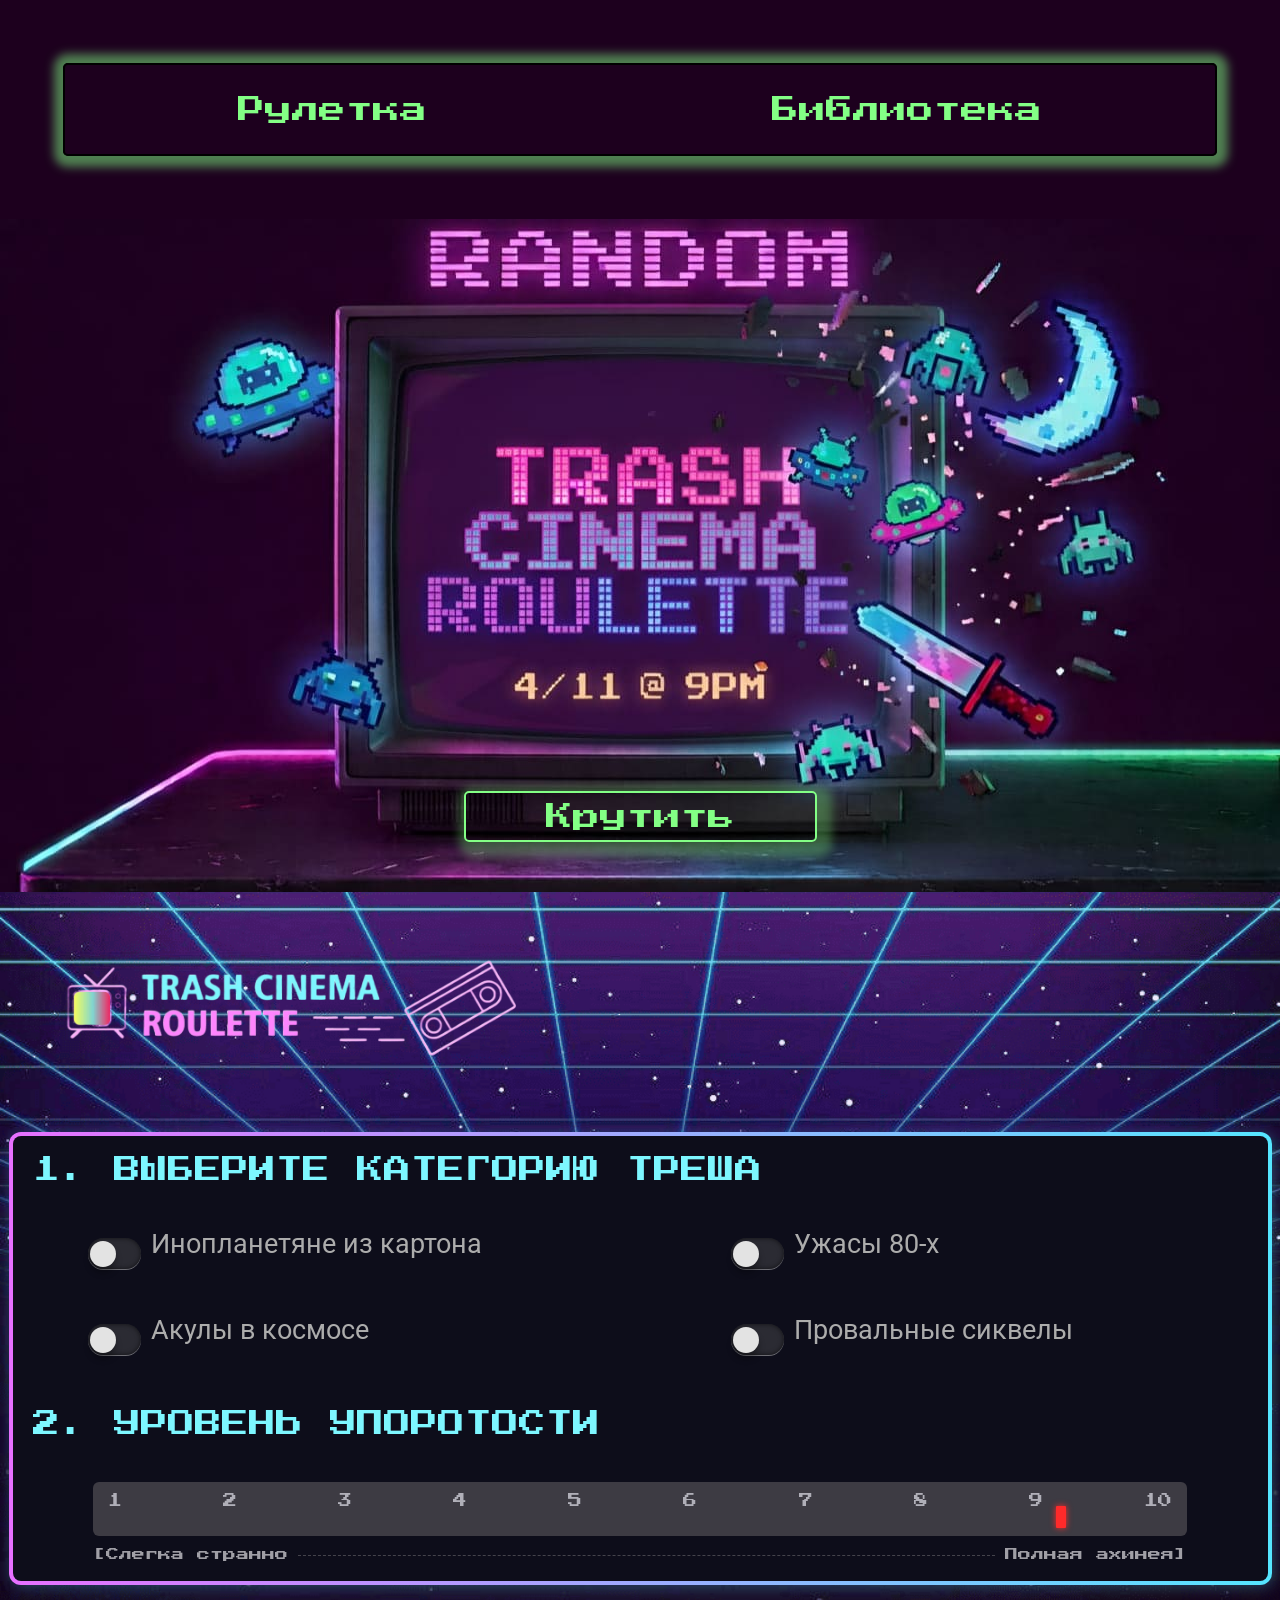
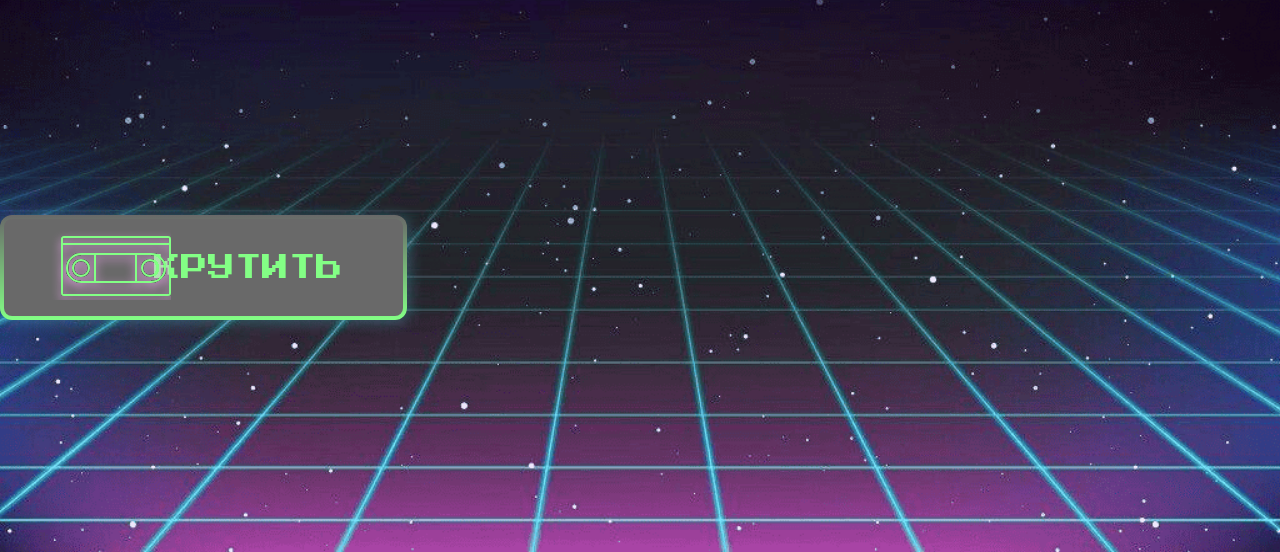
<file: index.html>
<html lang="en">
  <head>
    <link rel="preconnect" href="https://fonts.googleapis.com" />
    <link rel="preconnect" href="https://fonts.gstatic.com" crossorigin />
    <link
      href="https://fonts.googleapis.com/css2?family=Roboto:ital,wght@0,100..900;1,100..900&display=swap"
      rel="stylesheet"
    />
    <link rel="preconnect" href="https://fonts.googleapis.com" />
    <link rel="preconnect" href="https://fonts.gstatic.com" crossorigin />
    <link
      href="https://fonts.googleapis.com/css2?family=Bitcount+Ink:wght@100..900&family=Press+Start+2P&display=swap"
      rel="stylesheet"
    />
    <meta charset="UTF-8" />
    <meta name="viewport" content="width=device-width, initial-scale=1.0" />
    <title>TRASH FILMS ROULETTE</title>
    <link rel="stylesheet" href="TRASHCINEMAROULETTE.css" />
  </head>
  <body>
    <section class="navigation_container">
      <nav class="navigation">
        <button class="btn">
          <a href="index.html">Рулетка</a>
        </button>
        <button class="btn">
          <a href="library.html">Библиотека</a>
        </button>
      </nav>
    </section>
    <section class="header">
      <section class="Ludka">
        <button class="btn_Ludka">Крутить</button>
      </section>
         
    </section>

    <section class="background">
      <section class="logo">
        <img src="PngFiles/Logo.png" alt="" />
      </section>

      <section class="parentSection">
        <section class="category_of_trash">
          1. ВЫБЕРИТЕ КАТЕГОРИЮ ТРЕША
          <section class="category_of_trashBlock">
            <div class="text">
              <label class="switch">
                <input type="checkbox" />
                <span class="slider1"></span>
              </label>
              Инопланетяне из картона
            </div>
            <div class="text">
              <label class="switch">
                <input type="checkbox" />
                <span class="slider1"></span>
              </label>
              Ужасы 80-х
            </div>
            <div class="text">
              <label class="switch">
                <input type="checkbox" />
                <span class="slider1"></span>
              </label>
              Акулы в космосе
            </div>
            <div class="text">
              <label class="switch">
                <input type="checkbox" />
                <span class="slider1"></span>
              </label>
              Провальные сиквелы
            </div>
          </section>

          <section class="leveloftrash">2. УРОВЕНЬ УПОРОТОСТИ</section>
          <section class="slidecontainer">
            <div class="slider-box">
              <div class="slider-labels">
                <span>1</span><span>2</span><span>3</span><span>4</span
                ><span>5</span> <span>6</span><span>7</span><span>8</span
                ><span>9</span><span>10</span>
              </div>

              <input
                type="range"
                id="myRange"
                min="0"
                max="10"
                value="9"
                class="slider"
              />
            </div>

            <div class="slider-hints">
              <div>[Слегка странно</div>
              <div class="line-separator"></div>
              <div>Полная ахинея]</div>
            </div>
          </section>
        </section>
      </section>
      <div class="btn-position open-modal">
        <button type="button" class="btn-roulete btn">КРУТИТЬ</button>
      </div>
    </div>
  </section>
  <script src="./logics.JS"></script>
    </section>
  </body>
</html>
</file>
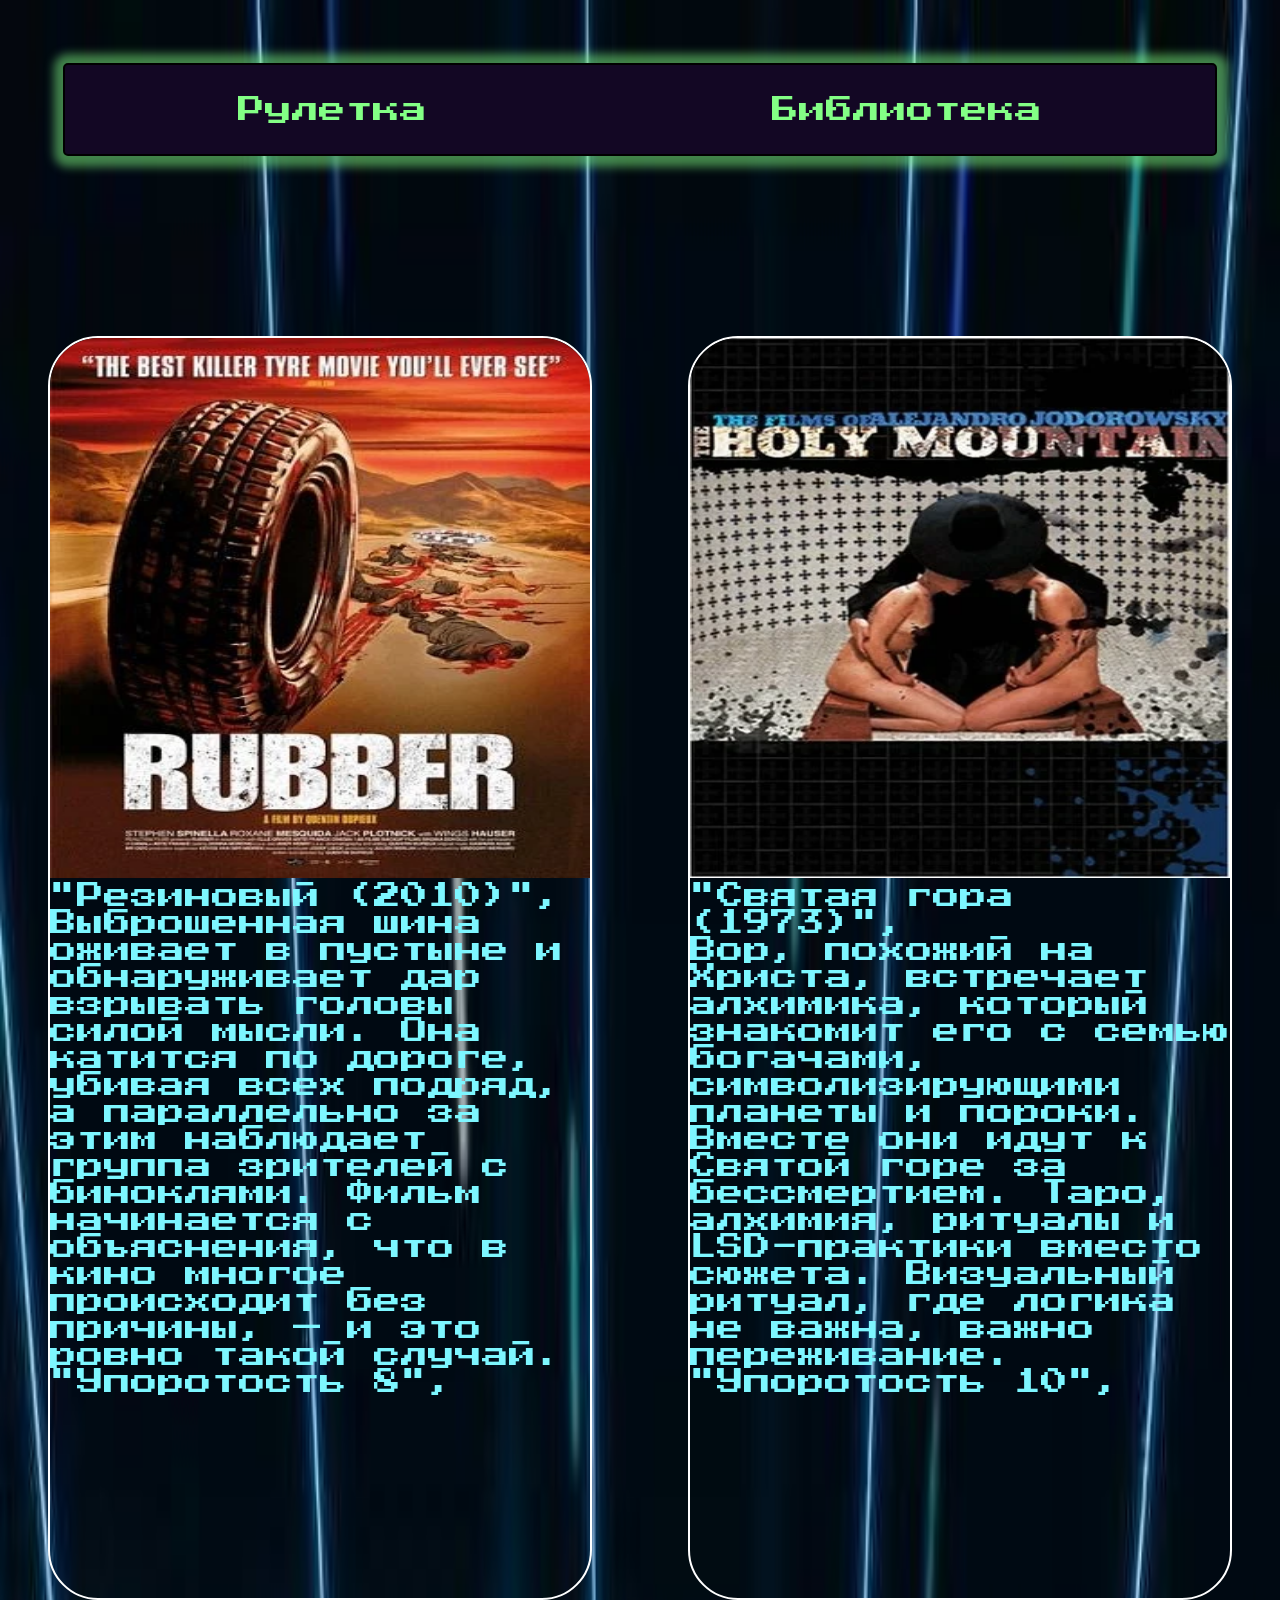
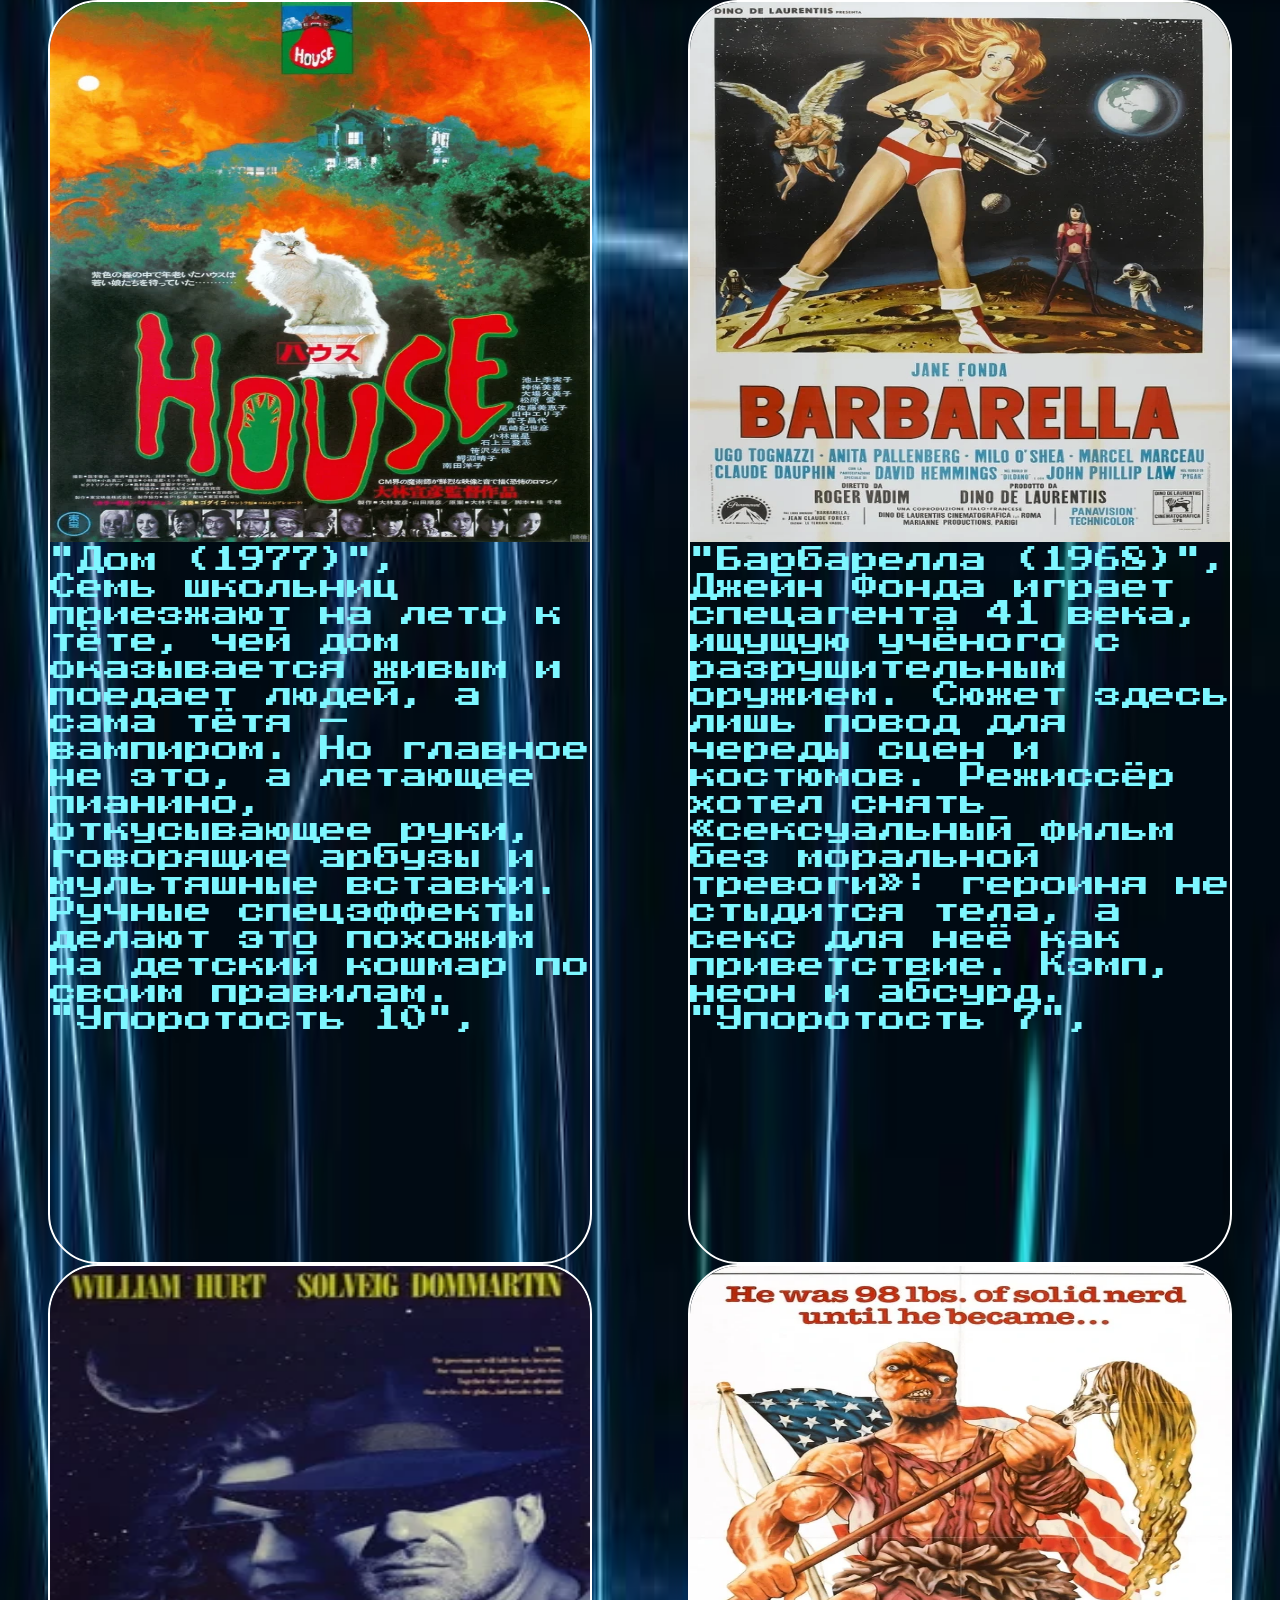
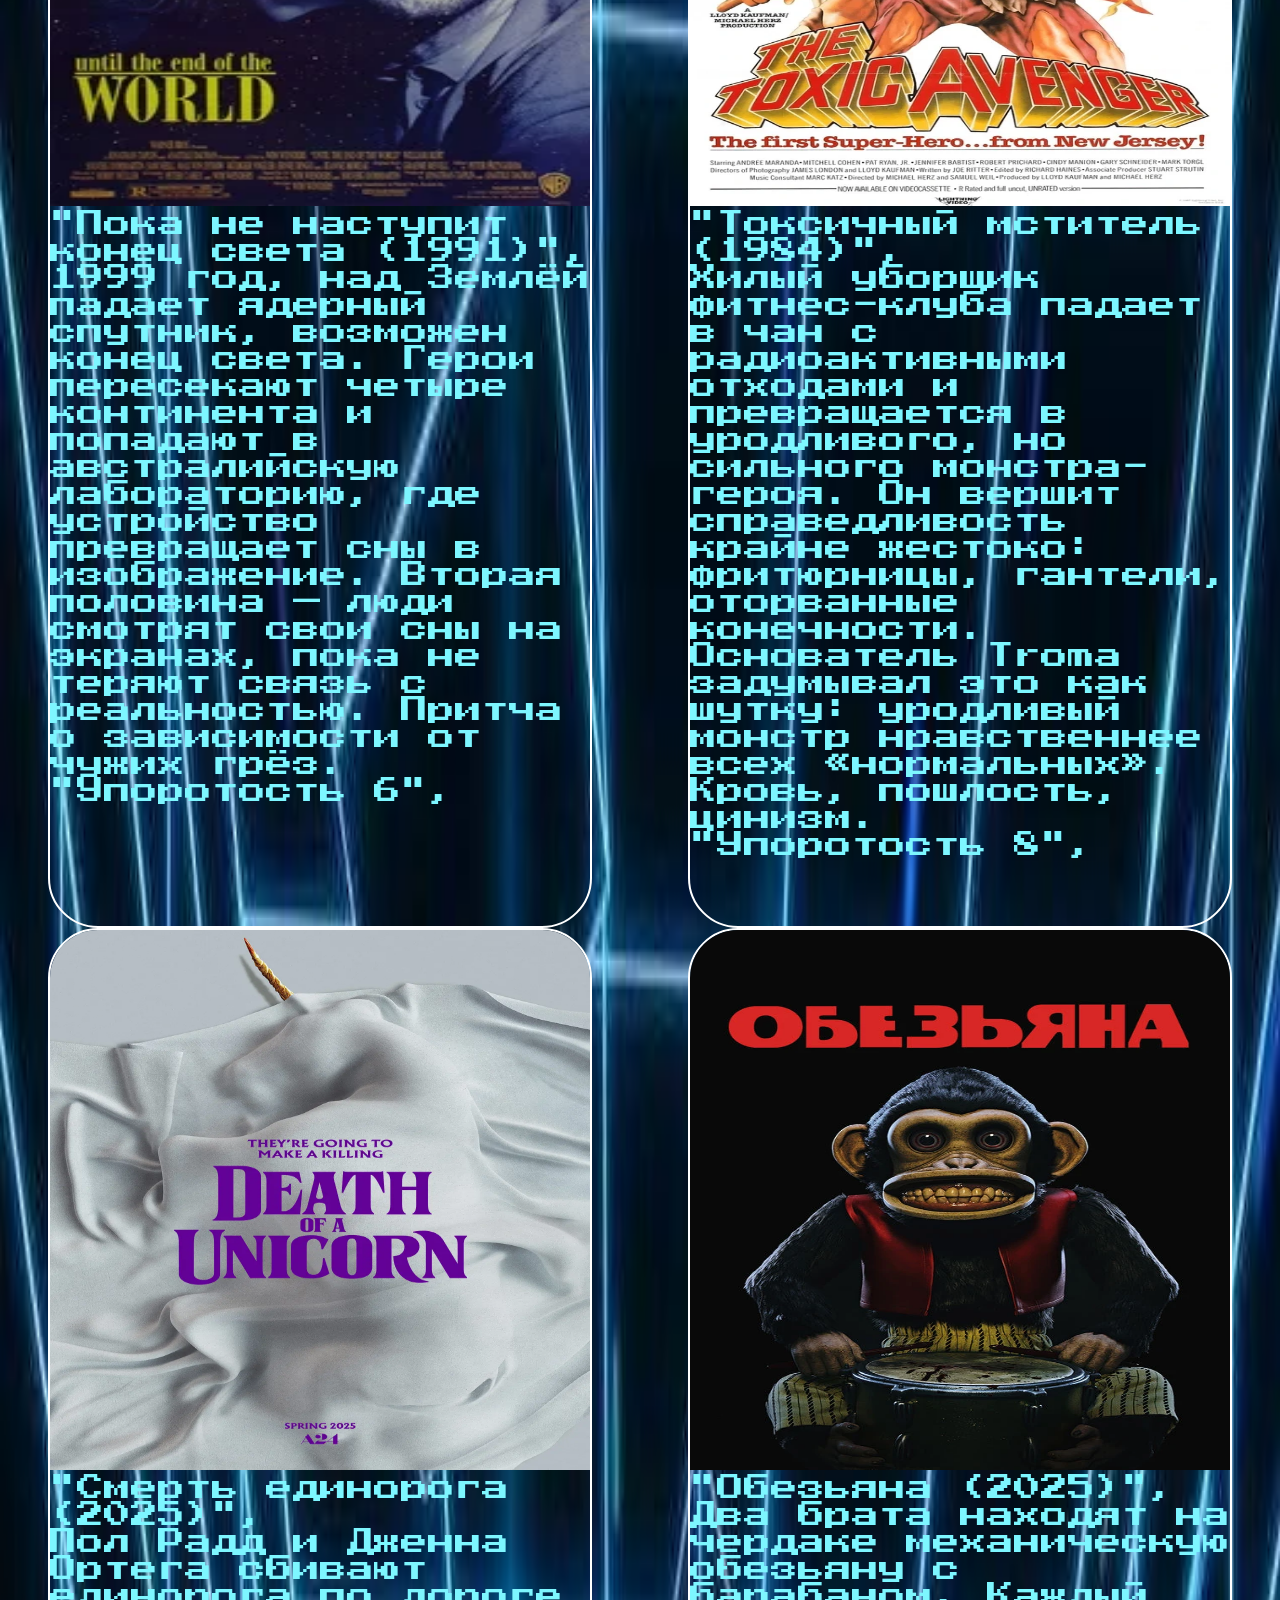
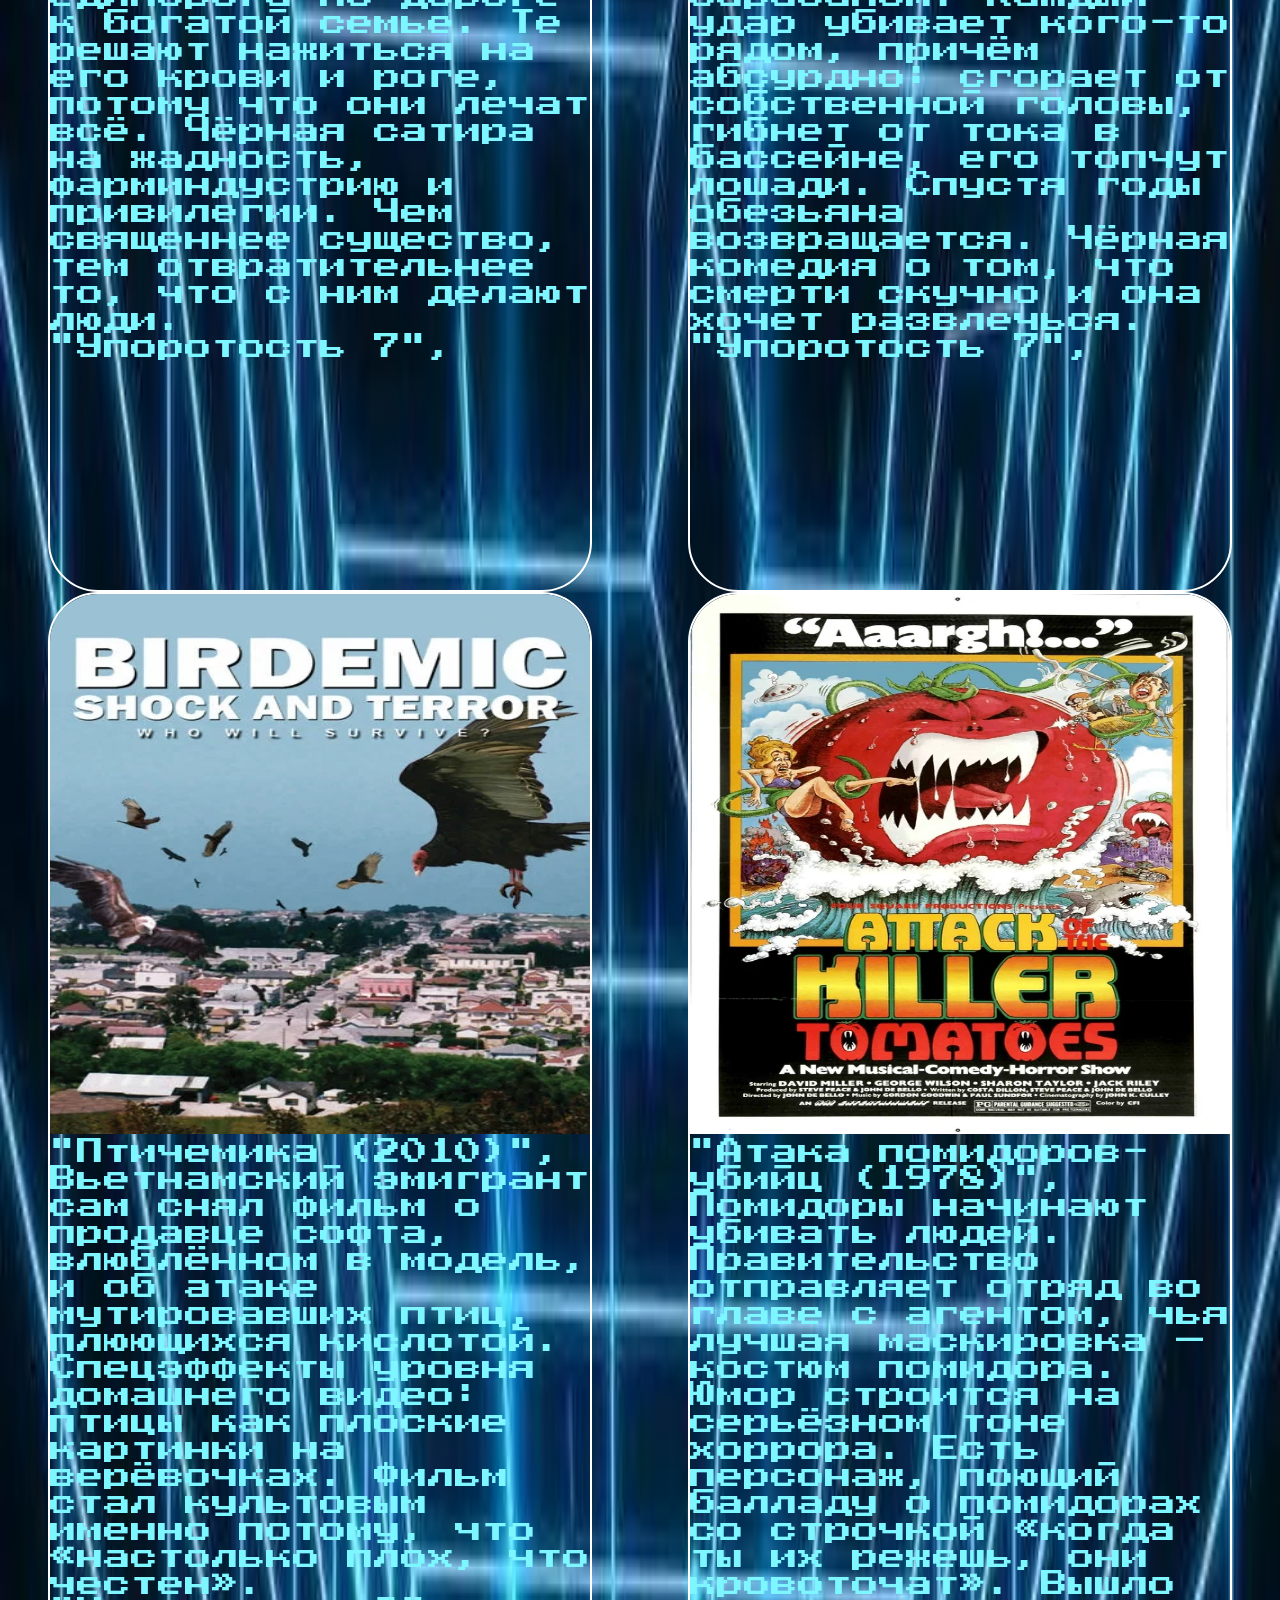
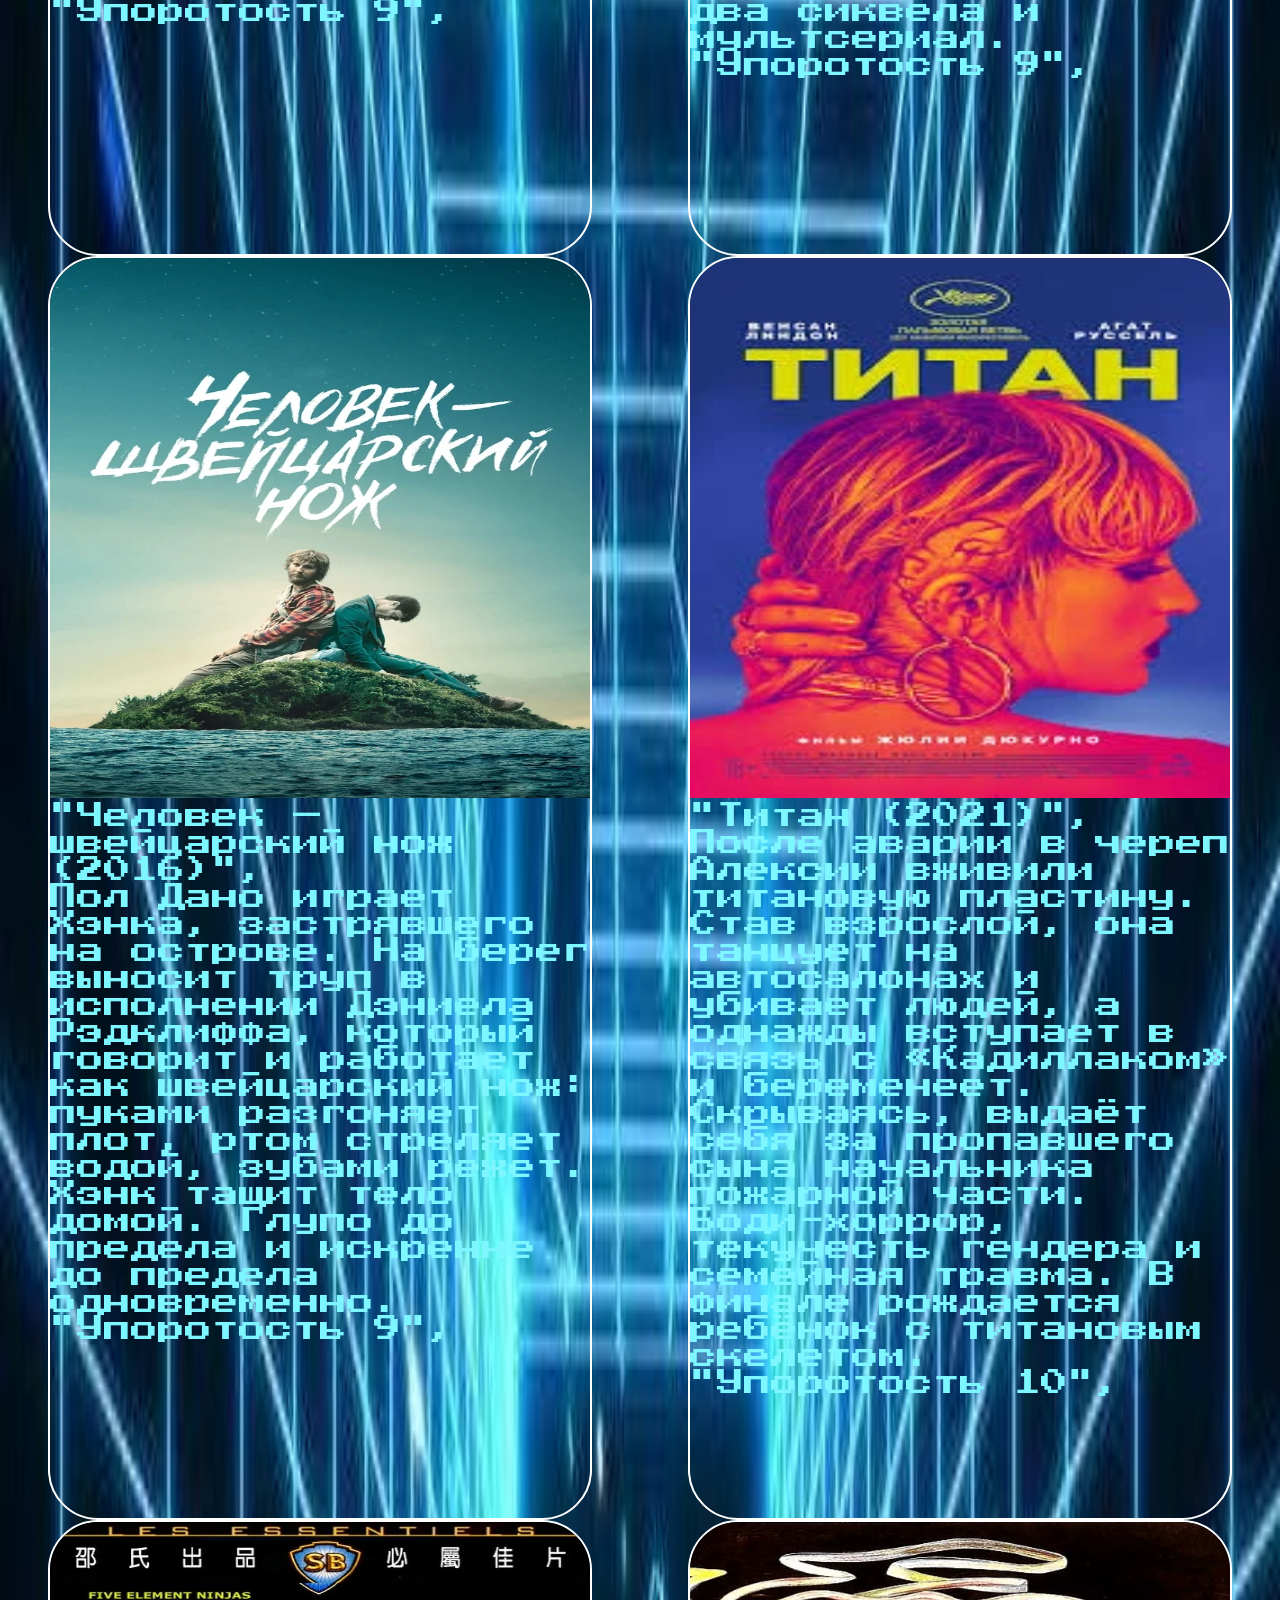
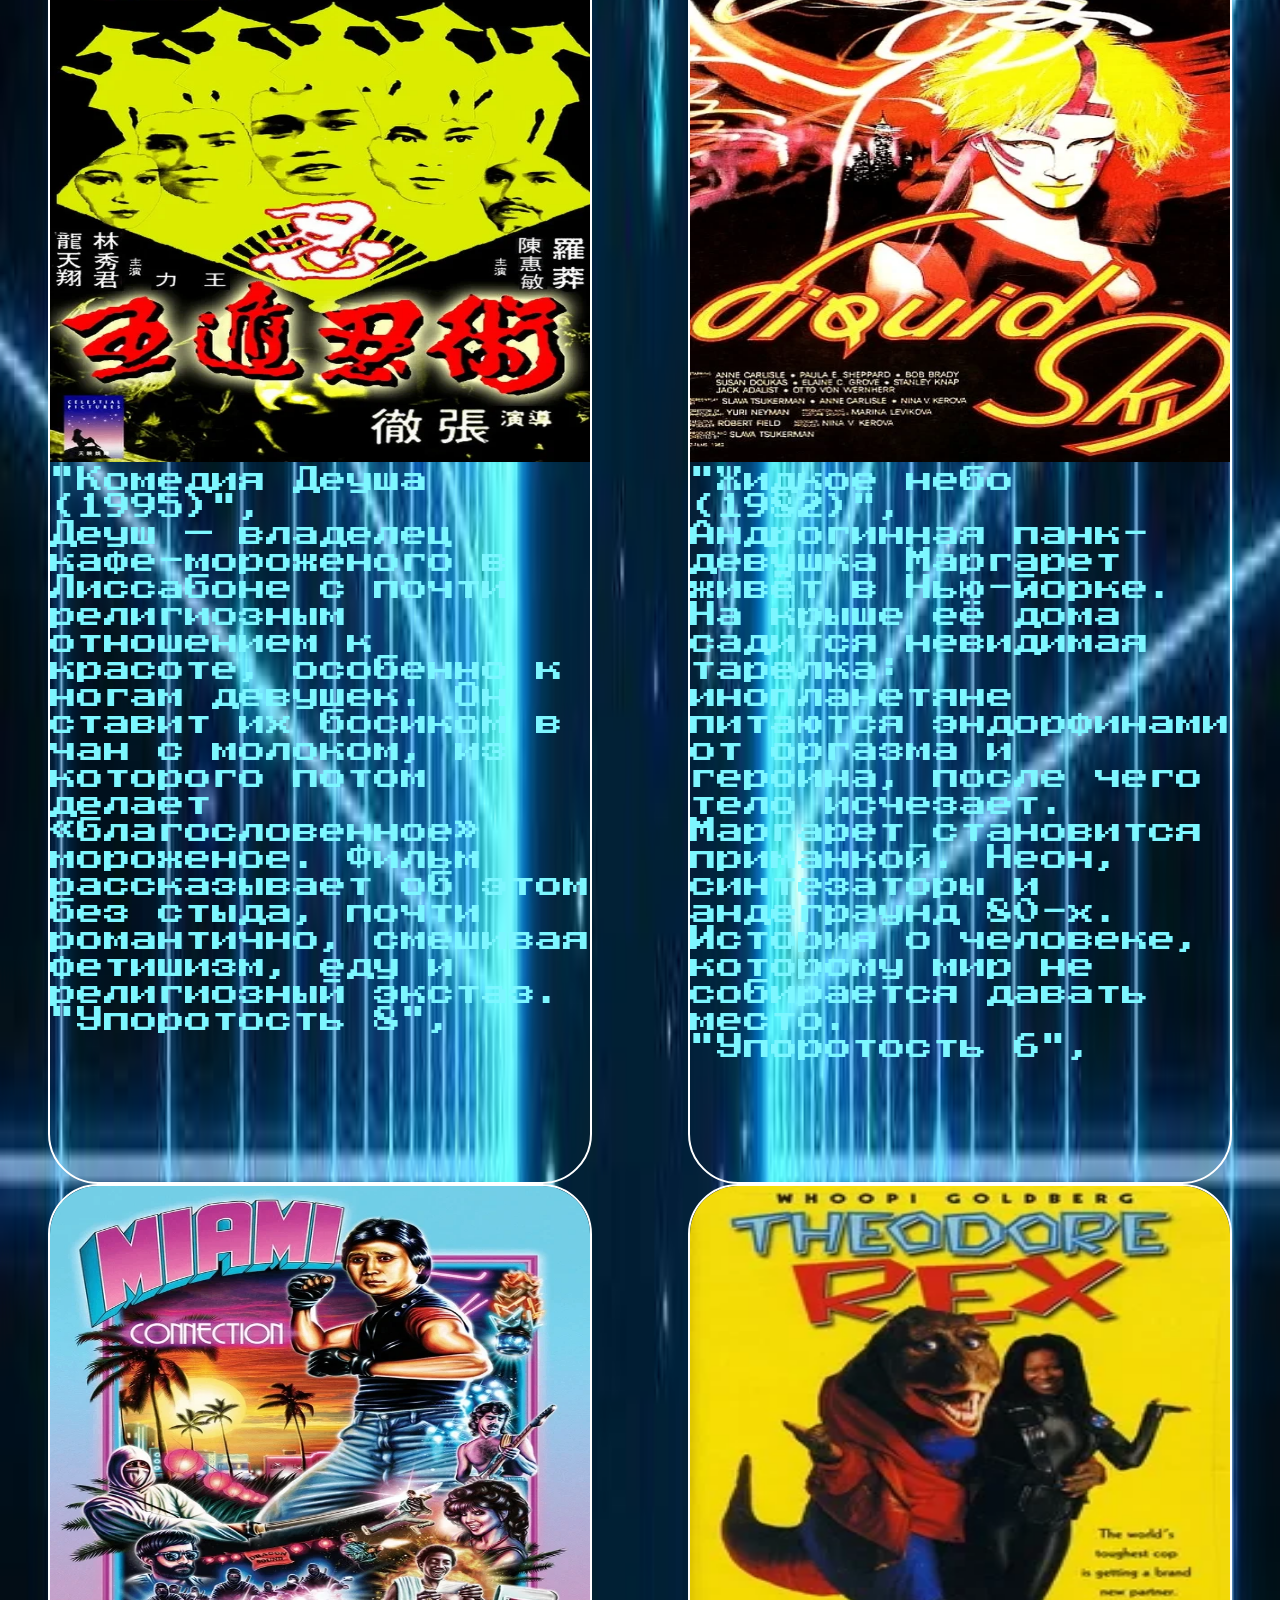
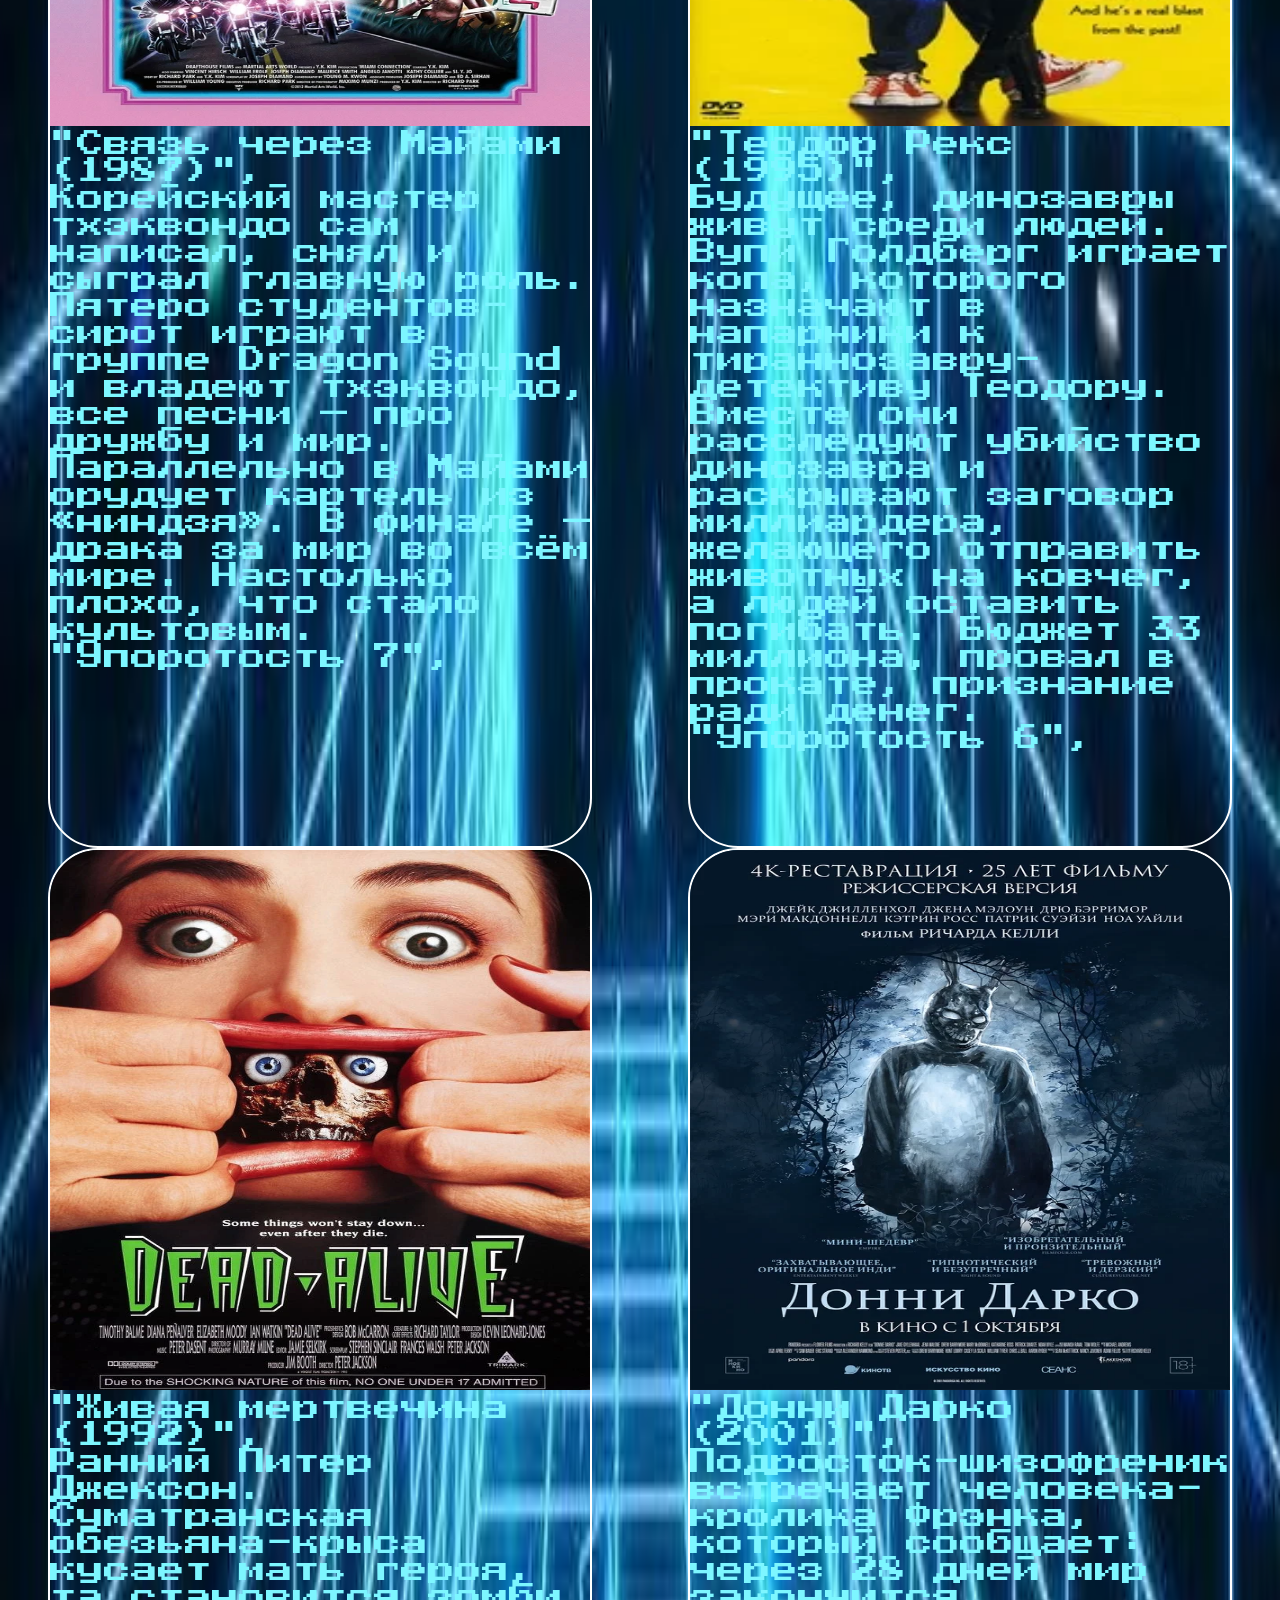
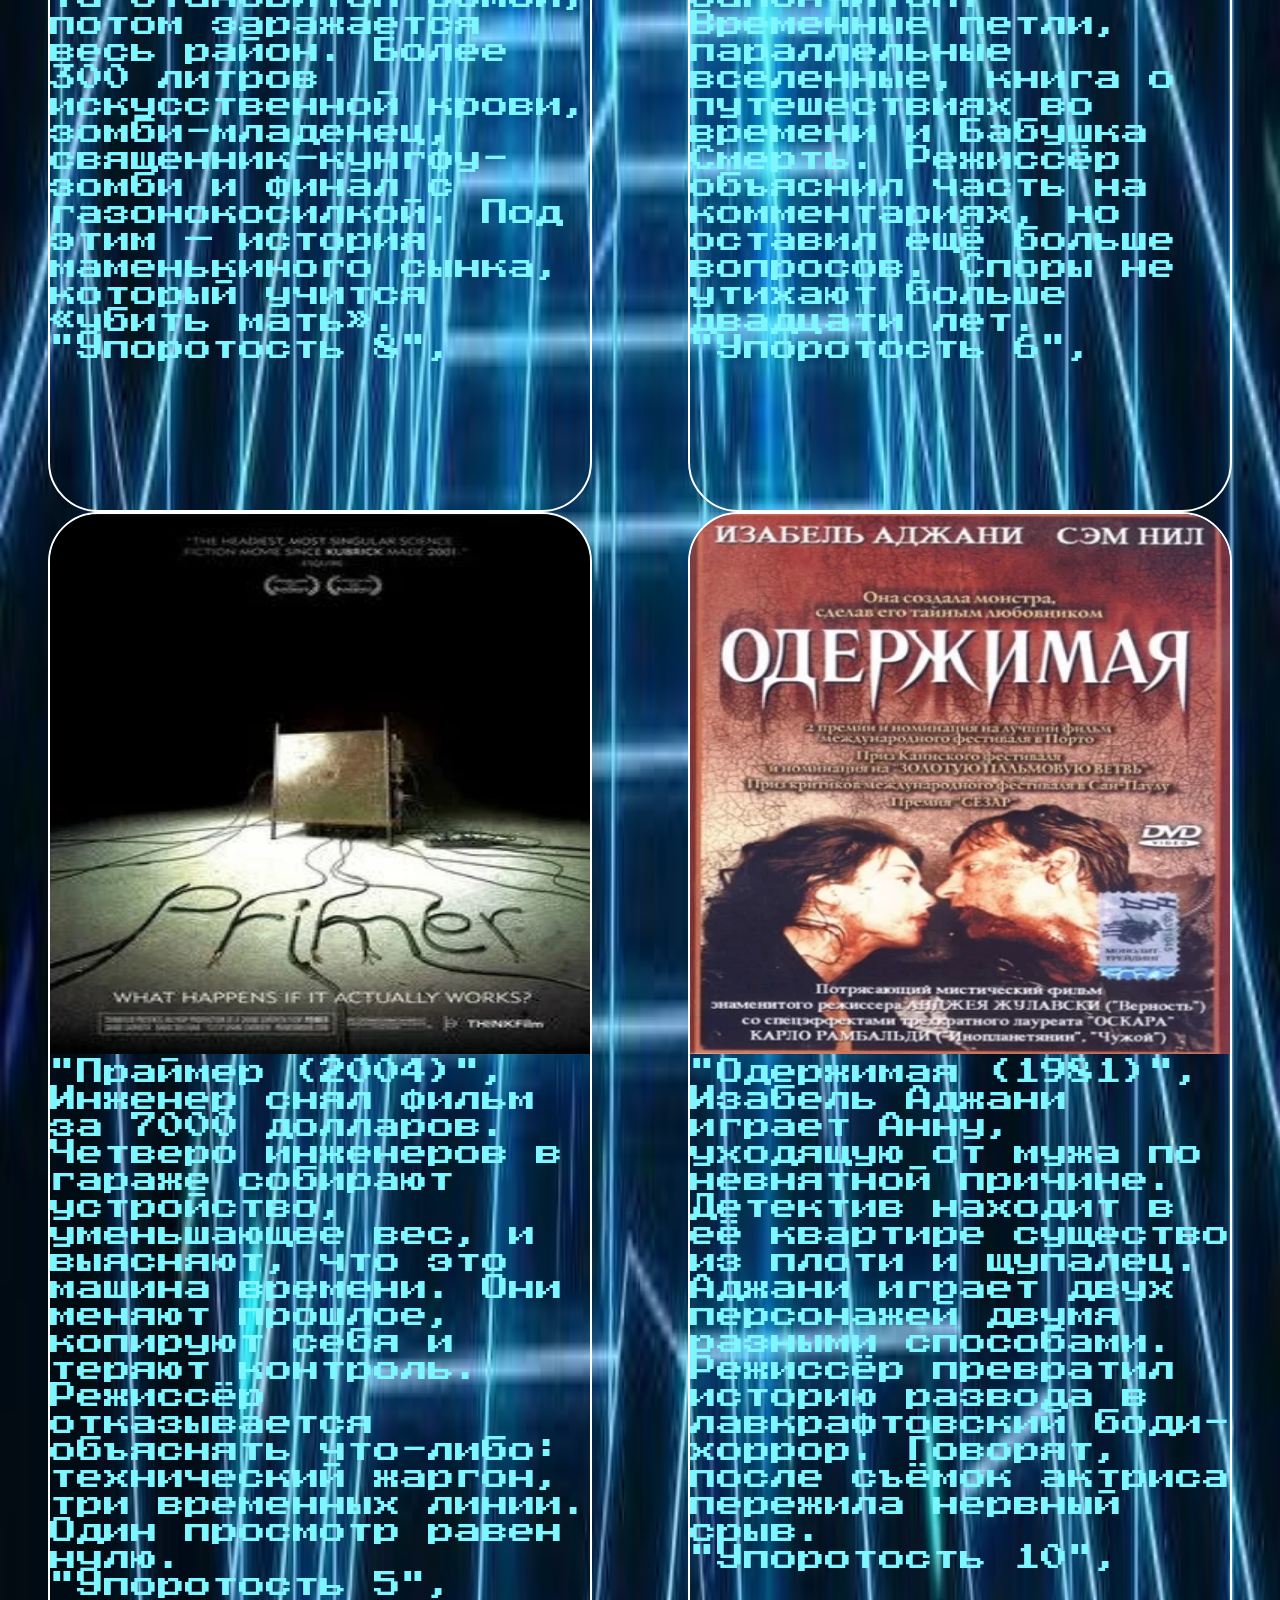
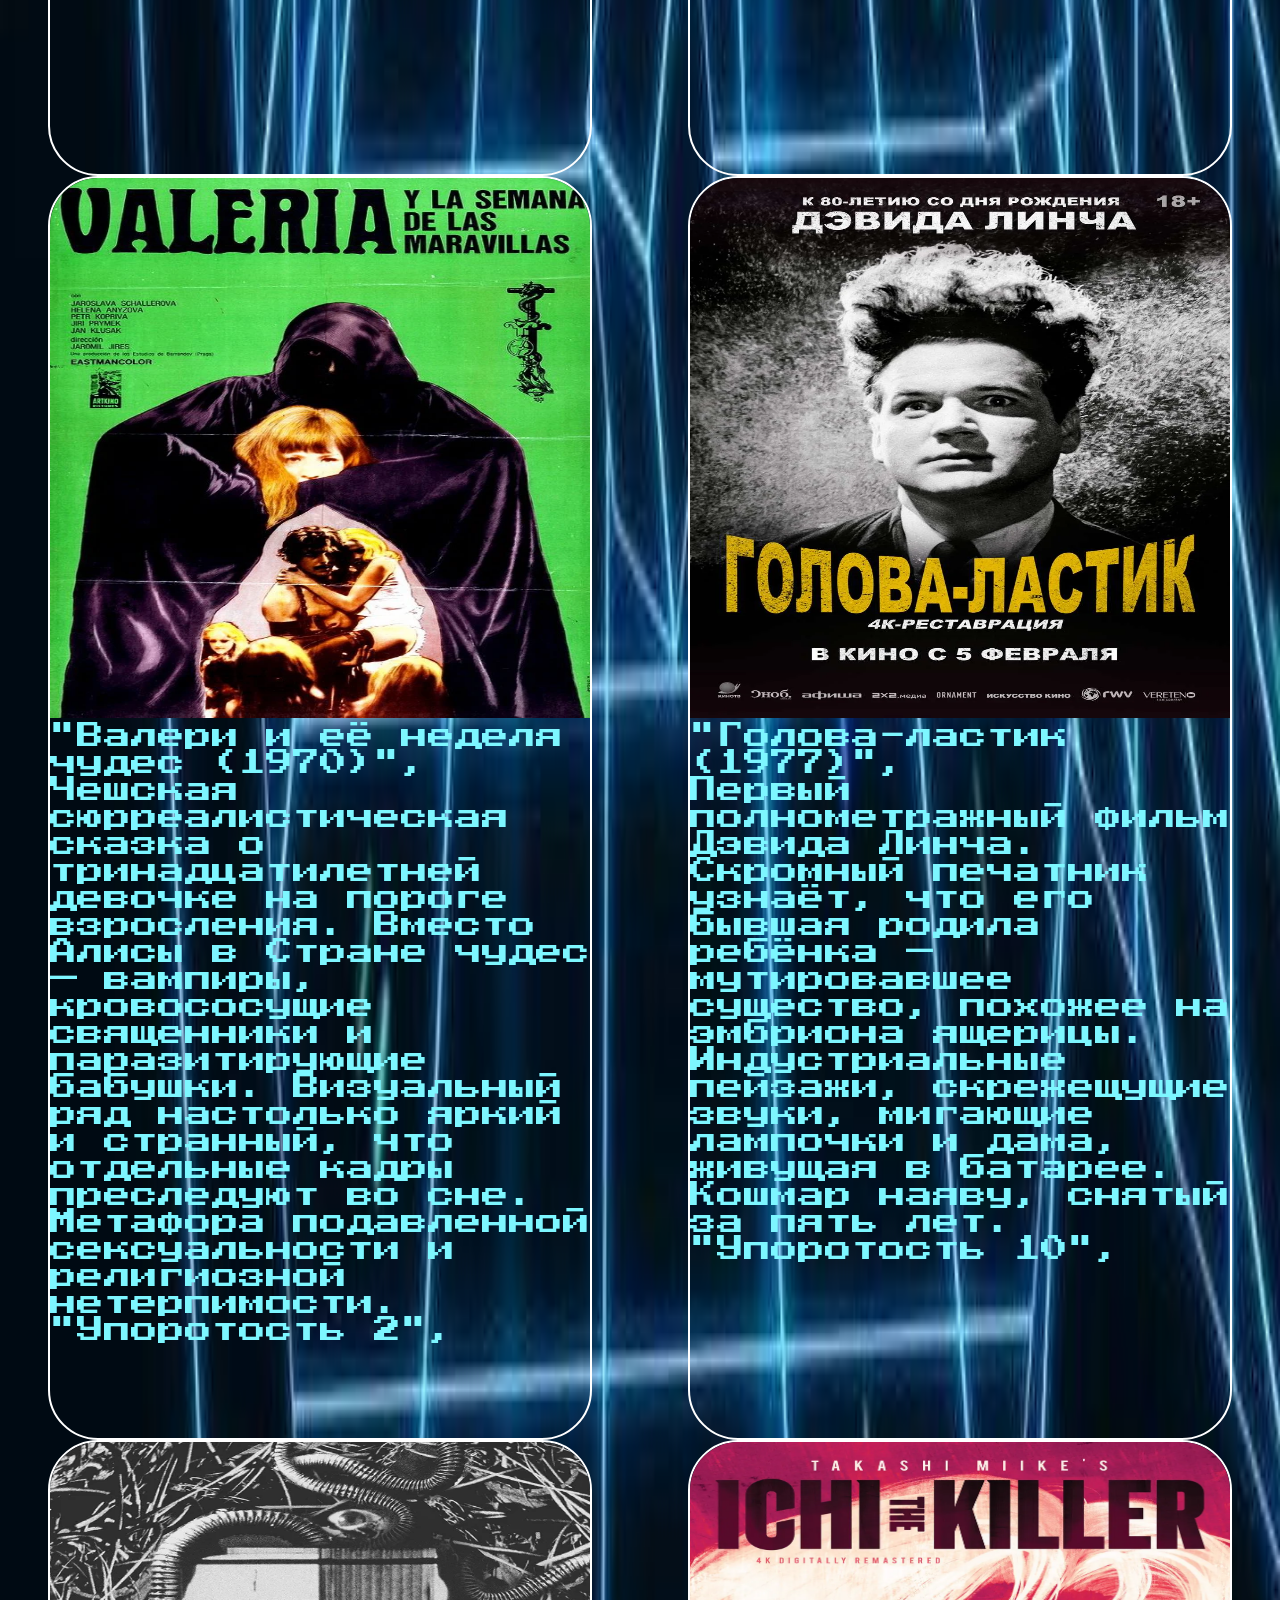
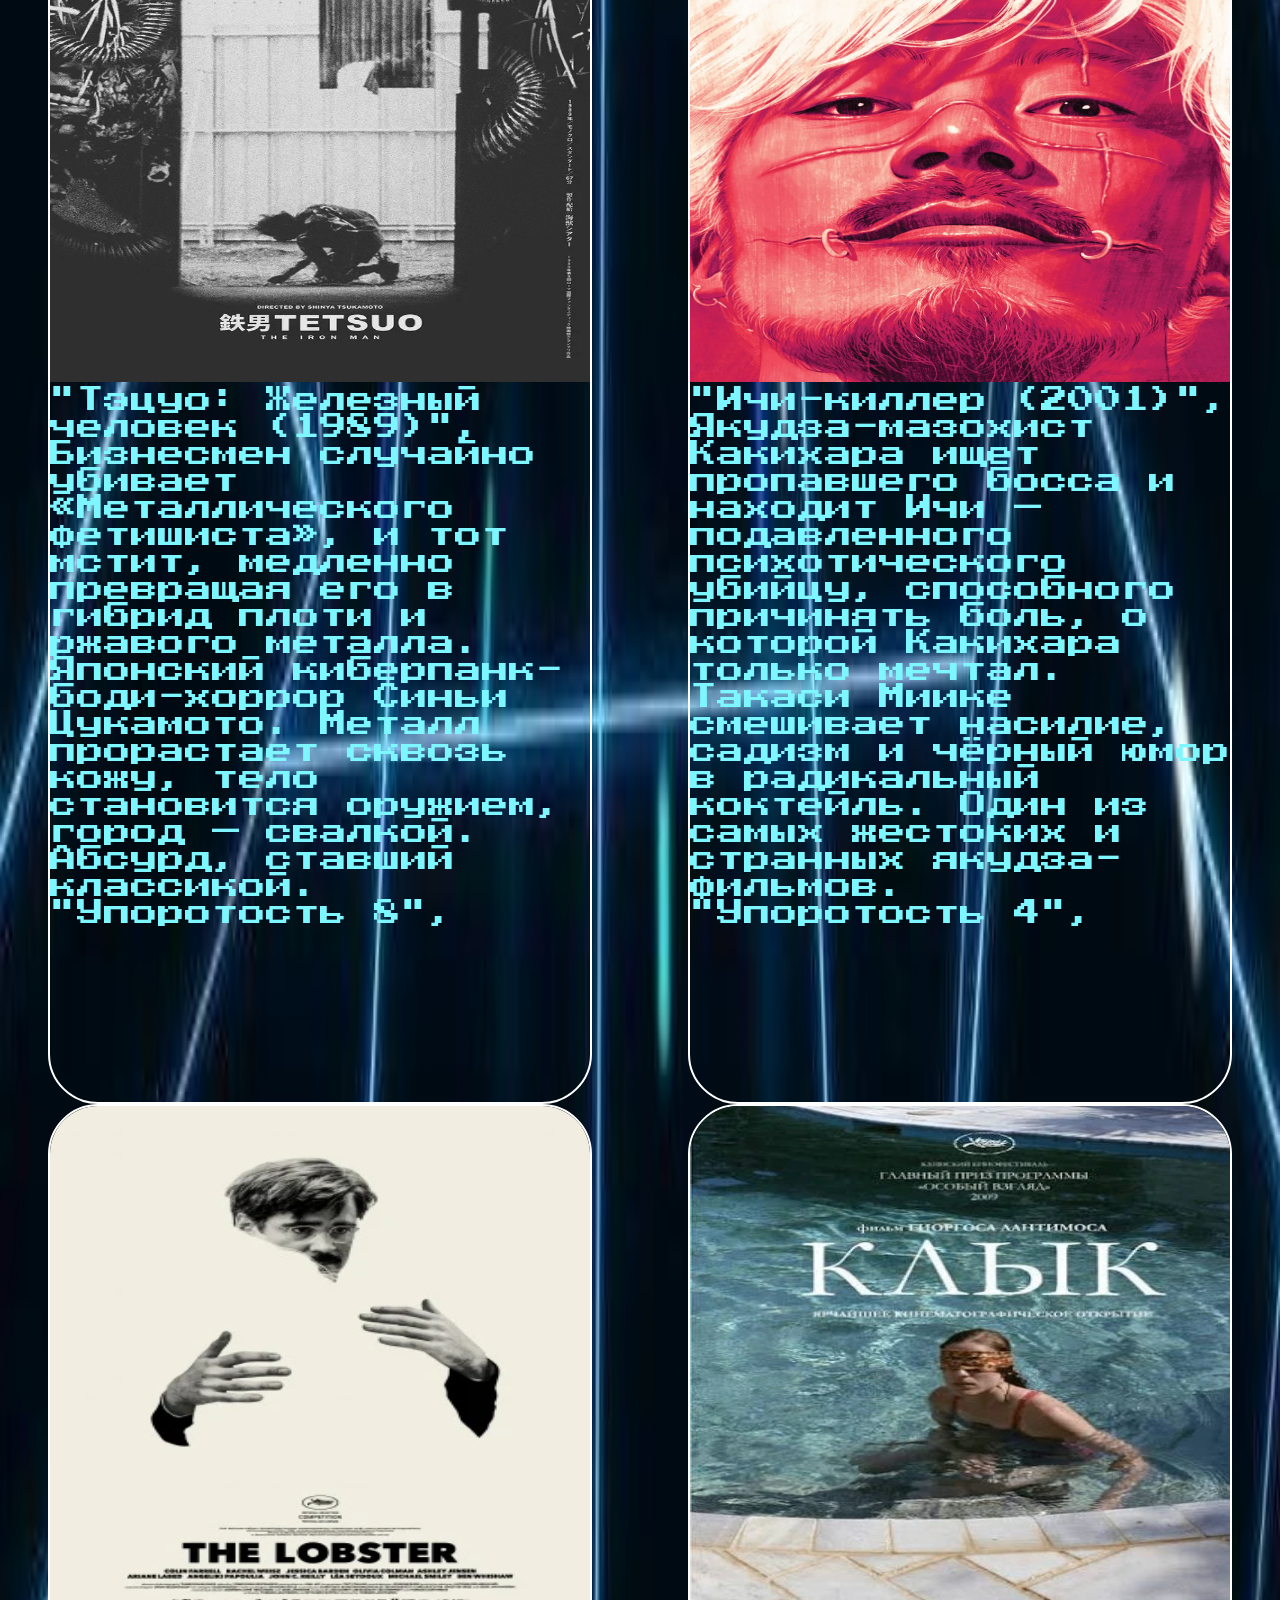
<file: library.html>
<!doctype html>
<html lang="en">
  <head>
    <link rel="preconnect" href="https://fonts.googleapis.com" />
    <link rel="preconnect" href="https://fonts.gstatic.com" crossorigin />
    <link
      href="https://fonts.googleapis.com/css2?family=Roboto:ital,wght@0,100..900;1,100..900&display=swap"
      rel="stylesheet"
    />
    <link rel="preconnect" href="https://fonts.googleapis.com" />
    <link rel="preconnect" href="https://fonts.gstatic.com" crossorigin />
    <link
      href="https://fonts.googleapis.com/css2?family=Bitcount+Ink:wght@100..900&family=Press+Start+2P&display=swap"
      rel="stylesheet"
    />
    <meta charset="UTF-8" />
    <meta name="viewport" content="width=device-width, initial-scale=1.0" />
    <title>TRASH FILMS ROULETTE</title>
    <link rel="stylesheet" href="library.css" />
  </head>
  <body>
    <section class="navigation_container">
      <nav class="navigation">
        <button class="btn">
          <a href="index.html">Рулетка</a>
        </button>
        <button class="btn">
          <a href="library.html">Библиотека</a>
        </button>
      </nav>
    </section>
    <section class="filmcontainersection">
      <section class="container">
        <section class="containerPhoto">
          <img src="PngFiles/rubber.png" />
        </section>
        <section class="text">"Резиновый (2010)",</section>
        <section class="text">
          Выброшенная шина оживает в пустыне и обнаруживает дар взрывать головы
          силой мысли. Она катится по дороге, убивая всех подряд, а параллельно
          за этим наблюдает группа зрителей с биноклями. Фильм начинается с
          объяснения, что в кино многое происходит без причины, — и это ровно
          такой случай.
        </section>
        <section class="text">"Упоротость 8",</section>
      </section>

      <section class="container">
        <section class="containerPhoto">
          <img src="PngFiles/HM.png" />
        </section>
        <section class="text">"Святая гора (1973)",</section>
        <section class="text">
          Вор, похожий на Христа, встречает алхимика, который знакомит его с
          семью богачами, символизирующими планеты и пороки. Вместе они идут к
          Святой горе за бессмертием. Таро, алхимия, ритуалы и LSD-практики
          вместо сюжета. Визуальный ритуал, где логика не важна, важно
          переживание.
        </section>
        <section class="text">"Упоротость 10",</section>
      </section>

      <section class="container">
        <section class="containerPhoto">
          <img src="PngFiles/House.png" />
        </section>
        <section class="text">"Дом (1977)",</section>
        <section class="text">
          Семь школьниц приезжают на лето к тёте, чей дом оказывается живым и
          поедает людей, а сама тётя — вампиром. Но главное не это, а летающее
          пианино, откусывающее руки, говорящие арбузы и мультяшные вставки.
          Ручные спецэффекты делают это похожим на детский кошмар по своим
          правилам.
        </section>
        <section class="text">"Упоротость 10",</section>
      </section>

      <section class="container">
        <section class="containerPhoto">
          <img src="PngFiles/Barbarella.png" />
        </section>
        <section class="text">"Барбарелла (1968)",</section>
        <section class="text">
          Джейн Фонда играет спецагента 41 века, ищущую учёного с разрушительным
          оружием. Сюжет здесь лишь повод для череды сцен и костюмов. Режиссёр
          хотел снять «сексуальный фильм без моральной тревоги»: героиня не
          стыдится тела, а секс для неё как приветствие. Кэмп, неон и абсурд.
        </section>
        <section class="text">"Упоротость 7",</section>
      </section>

      <section class="container">
        <section class="containerPhoto">
          <img src="PngFiles/untiltheendoftheworld.png" />
        </section>
        <section class="text">"Пока не наступит конец света (1991)",</section>
        <section class="text">
          1999 год, над Землёй падает ядерный спутник, возможен конец света.
          Герои пересекают четыре континента и попадают в австралийскую
          лабораторию, где устройство превращает сны в изображение. Вторая
          половина — люди смотрят свои сны на экранах, пока не теряют связь с
          реальностью. Притча о зависимости от чужих грёз.
        </section>
        <section class="text">"Упоротость 6",</section>
      </section>

      <section class="container">
        <section class="containerPhoto">
          <img src="PngFiles/toxicavenger.png" />
        </section>
        <section class="text">"Токсичный мститель (1984)",</section>
        <section class="text">
          Хилый уборщик фитнес-клуба падает в чан с радиоактивными отходами и
          превращается в уродливого, но сильного монстра-героя. Он вершит
          справедливость крайне жестоко: фритюрницы, гантели, оторванные
          конечности. Основатель Troma задумывал это как шутку: уродливый монстр
          нравственнее всех «нормальных». Кровь, пошлость, цинизм.
        </section>
        <section class="text">"Упоротость 8",</section>
      </section>

      <section class="container">
        <section class="containerPhoto">
          <img src="PngFiles/deathofaunicorn.png" />
        </section>
        <section class="text">"Смерть единорога (2025)",</section>
        <section class="text">
          Пол Радд и Дженна Ортега сбивают единорога по дороге к богатой семье.
          Те решают нажиться на его крови и роге, потому что они лечат всё.
          Чёрная сатира на жадность, фарминдустрию и привилегии. Чем священнее
          существо, тем отвратительнее то, что с ним делают люди.
        </section>
        <section class="text">"Упоротость 7",</section>
      </section>

      <section class="container">
        <section class="containerPhoto">
          <img src="PngFiles/themonkey.png" />
        </section>
        <section class="text">"Обезьяна (2025)",</section>
        <section class="text">
          Два брата находят на чердаке механическую обезьяну с барабаном. Каждый
          удар убивает кого-то рядом, причём абсурдно: сгорает от собственной
          головы, гибнет от тока в бассейне, его топчут лошади. Спустя годы
          обезьяна возвращается. Чёрная комедия о том, что смерти скучно и она
          хочет развлечься.
        </section>
        <section class="text">"Упоротость 7",</section>
      </section>

      <section class="container">
        <section class="containerPhoto">
          <img src="PngFiles/birdemic.png" />
        </section>
        <section class="text">"Птичемика (2010)",</section>
        <section class="text">
          Вьетнамский эмигрант сам снял фильм о продавце софта, влюблённом в
          модель, и об атаке мутировавших птиц, плюющихся кислотой. Спецэффекты
          уровня домашнего видео: птицы как плоские картинки на верёвочках.
          Фильм стал культовым именно потому, что «настолько плох, что честен».
        </section>
        <section class="text">"Упоротость 9",</section>
      </section>

      <section class="container">
        <section class="containerPhoto">
          <img src="PngFiles/attackoftomatokillers.png" />
        </section>
        <section class="text">"Атака помидоров-убийц (1978)",</section>
        <section class="text">
          Помидоры начинают убивать людей. Правительство отправляет отряд во
          главе с агентом, чья лучшая маскировка — костюм помидора. Юмор
          строится на серьёзном тоне хоррора. Есть персонаж, поющий балладу о
          помидорах со строчкой «когда ты их режешь, они кровоточат». Вышло два
          сиквела и мультсериал.
        </section>
        <section class="text">"Упоротость 9",</section>
      </section>

      <section class="container">
        <section class="containerPhoto">
          <img src="PngFiles/swissarmyman.png" />
        </section>
        <section class="text">"Человек — швейцарский нож (2016)",</section>
        <section class="text">
          Пол Дано играет Хэнка, застрявшего на острове. На берег выносит труп в
          исполнении Дэниела Рэдклиффа, который говорит и работает как
          швейцарский нож: пуками разгоняет плот, ртом стреляет водой, зубами
          режет. Хэнк тащит тело домой. Глупо до предела и искренне до предела
          одновременно.
        </section>
        <section class="text">"Упоротость 9",</section>
      </section>

      <section class="container">
        <section class="containerPhoto">
          <img src="PngFiles/titane.png" />
        </section>
        <section class="text">"Титан (2021)",</section>
        <section class="text">
          После аварии в череп Алексии вживили титановую пластину. Став
          взрослой, она танцует на автосалонах и убивает людей, а однажды
          вступает в связь с «Кадиллаком» и беременеет. Скрываясь, выдаёт себя
          за пропавшего сына начальника пожарной части. Боди-хоррор, текучесть
          гендера и семейная травма. В финале рождается ребёнок с титановым
          скелетом.
        </section>
        <section class="text">"Упоротость 10",</section>
      </section>

      <section class="container">
        <section class="containerPhoto">
          <img src="PngFiles/comedydedoush.png" />
        </section>
        <section class="text">"Комедия Деуша (1995)",</section>
        <section class="text">
          Деуш — владелец кафе-мороженого в Лиссабоне с почти религиозным
          отношением к красоте, особенно к ногам девушек. Он ставит их босиком в
          чан с молоком, из которого потом делает «благословенное» мороженое.
          Фильм рассказывает об этом без стыда, почти романтично, смешивая
          фетишизм, еду и религиозный экстаз.
        </section>
        <section class="text">"Упоротость 8",</section>
      </section>

      <section class="container">
        <section class="containerPhoto">
          <img src="PngFiles/liquidsky.png" />
        </section>
        <section class="text">"Жидкое небо (1982)",</section>
        <section class="text">
          Андрогинная панк-девушка Маргарет живёт в Нью-Йорке. На крыше её дома
          садится невидимая тарелка: инопланетяне питаются эндорфинами от
          оргазма и героина, после чего тело исчезает. Маргарет становится
          приманкой. Неон, синтезаторы и андеграунд 80-х. История о человеке,
          которому мир не собирается давать место.
        </section>
        <section class="text">"Упоротость 6",</section>
      </section>

      <section class="container">
        <section class="containerPhoto">
          <img src="PngFiles/miamiconnection.png" />
        </section>
        <section class="text">"Связь через Майами (1987)",</section>
        <section class="text">
          Корейский мастер тхэквондо сам написал, снял и сыграл главную роль.
          Пятеро студентов-сирот играют в группе Dragon Sound и владеют
          тхэквондо, все песни — про дружбу и мир. Параллельно в Майами орудует
          картель из «ниндзя». В финале — драка за мир во всём мире. Настолько
          плохо, что стало культовым.
        </section>
        <section class="text">"Упоротость 7",</section>
      </section>

      <section class="container">
        <section class="containerPhoto">
          <img src="PngFiles/theodorex.png" />
        </section>
        <section class="text">"Теодор Рекс (1995)",</section>
        <section class="text">
          Будущее, динозавры живут среди людей. Вупи Голдберг играет копа,
          которого назначают в напарники к тираннозавру-детективу Теодору.
          Вместе они расследуют убийство динозавра и раскрывают заговор
          миллиардера, желающего отправить животных на ковчег, а людей оставить
          погибать. Бюджет 33 миллиона, провал в прокате, признание ради денег.
        </section>
        <section class="text">"Упоротость 6",</section>
      </section>

      <section class="container">
        <section class="containerPhoto">
          <img src="PngFiles/braindead.png" />
        </section>
        <section class="text">"Живая мертвечина (1992)",</section>
        <section class="text">
          Ранний Питер Джексон. Суматранская обезьяна-крыса кусает мать героя,
          та становится зомби, потом заражается весь район. Более 300 литров
          искусственной крови, зомби-младенец, священник-кунгфу-зомби и финал с
          газонокосилкой. Под этим — история маменькиного сынка, который учится
          «убить мать».
        </section>
        <section class="text">"Упоротость 8",</section>
      </section>

      <section class="container">
        <section class="containerPhoto">
          <img src="PngFiles/donniedarko.png" />
        </section>
        <section class="text">"Донни Дарко (2001)",</section>
        <section class="text">
          Подросток-шизофреник встречает человека-кролика Фрэнка, который
          сообщает: через 28 дней мир закончится. Временные петли, параллельные
          вселенные, книга о путешествиях во времени и Бабушка Смерть. Режиссёр
          объяснил часть на комментариях, но оставил ещё больше вопросов. Споры
          не утихают больше двадцати лет.
        </section>
        <section class="text">"Упоротость 6",</section>
      </section>

      <section class="container">
        <section class="containerPhoto">
          <img src="PngFiles/primer.png" />
        </section>
        <section class="text">"Праймер (2004)",</section>
        <section class="text">
          Инженер снял фильм за 7000 долларов. Четверо инженеров в гараже
          собирают устройство, уменьшающее вес, и выясняют, что это машина
          времени. Они меняют прошлое, копируют себя и теряют контроль. Режиссёр
          отказывается объяснять что-либо: технический жаргон, три временных
          линии. Один просмотр равен нулю.
        </section>
        <section class="text">"Упоротость 5",</section>
      </section>

      <section class="container">
        <section class="containerPhoto">
          <img src="PngFiles/possession.png" />
        </section>
        <section class="text">"Одержимая (1981)",</section>
        <section class="text">
          Изабель Аджани играет Анну, уходящую от мужа по невнятной причине.
          Детектив находит в её квартире существо из плоти и щупалец. Аджани
          играет двух персонажей двумя разными способами. Режиссёр превратил
          историю развода в лавкрафтовский боди-хоррор. Говорят, после съёмок
          актриса пережила нервный срыв.
        </section>
        <section class="text">"Упоротость 10",</section>
      </section>

      <section class="container">
        <section class="containerPhoto">
          <img src="PngFiles/valerie.png" />
        </section>
        <section class="text">"Валери и её неделя чудес (1970)",</section>
        <section class="text">
          Чешская сюрреалистическая сказка о тринадцатилетней девочке на пороге
          взросления. Вместо Алисы в Стране чудес — вампиры, кровососущие
          священники и паразитирующие бабушки. Визуальный ряд настолько яркий и
          странный, что отдельные кадры преследуют во сне. Метафора подавленной
          сексуальности и религиозной нетерпимости.
        </section>
        <section class="text">"Упоротость 2",</section>
      </section>

      <section class="container">
        <section class="containerPhoto">
          <img src="PngFiles/eraserhead.png" />
        </section>
        <section class="text">"Голова-ластик (1977)",</section>
        <section class="text">
          Первый полнометражный фильм Дэвида Линча. Скромный печатник узнаёт,
          что его бывшая родила ребёнка — мутировавшее существо, похожее на
          эмбриона ящерицы. Индустриальные пейзажи, скрежещущие звуки, мигающие
          лампочки и дама, живущая в батарее. Кошмар наяву, снятый за пять лет.
        </section>
        <section class="text">"Упоротость 10",</section>
      </section>

      <section class="container">
        <section class="containerPhoto">
          <img src="PngFiles/tetsuo.png" />
        </section>
        <section class="text">"Тэцуо: Железный человек (1989)",</section>
        <section class="text">
          Бизнесмен случайно убивает «Металлического фетишиста», и тот мстит,
          медленно превращая его в гибрид плоти и ржавого металла. Японский
          киберпанк-боди-хоррор Синьи Цукамото. Металл прорастает сквозь кожу,
          тело становится оружием, город — свалкой. Абсурд, ставший классикой.
        </section>
        <section class="text">"Упоротость 8",</section>
      </section>

      <section class="container">
        <section class="containerPhoto">
          <img src="PngFiles/ichithekiller.png" />
        </section>
        <section class="text">"Ичи-киллер (2001)",</section>
        <section class="text">
          Якудза-мазохист Какихара ищет пропавшего босса и находит Ичи —
          подавленного психотического убийцу, способного причинять боль, о
          которой Какихара только мечтал. Такаси Миике смешивает насилие, садизм
          и чёрный юмор в радикальный коктейль. Один из самых жестоких и
          странных якудза-фильмов.
        </section>
        <section class="text">"Упоротость 4",</section>
      </section>

      <section class="container">
        <section class="containerPhoto">
          <img src="PngFiles/thelobster.png" />
        </section>
        <section class="text">"Лобстер (2015)",</section>
        <section class="text">
          Йоргос Лантимос создал мир, где одиночество — преступление. Одиноких
          отправляют в отель, где даётся 45 дней на поиск пары. Не нашёл —
          превращаешься в животное по выбору. Главный герой выбирает лобстера.
          Абсурдная логика — единственная логика этого мира. Сатира на
          одержимость парными отношениями.
        </section>
        <section class="text">"Упоротость 3",</section>
      </section>

      <section class="container">
        <section class="containerPhoto">
          <img src="PngFiles/dogtooth.png" />
        </section>
        <section class="text">"Клык (2009)",</section>
        <section class="text">
          Греческий режиссёр Йоргос Лантимос запирает трёх взрослых детей на
          вилле и убеждает их, что они всё ещё дети. Слова «море» и «зомби»
          означают для них цветы и стулья. Родители придумали собственный язык,
          чтобы контролировать реальность. Холодная, методичная история о
          домашней тирании и изоляции.
        </section>
        <section class="text">"Упоротость 2",</section>
      </section>

      <section class="container">
        <section class="containerPhoto">
          <img src="PngFiles/antichrist.png" />
        </section>
        <section class="text">"Антихрист (2009)",</section>
        <section class="text">
          Ларс фон Триер снял историю о паре, которая уединяется в лесной хижине
          после смерти сына, чтобы спасти брак. Природа берёт своё, и всё идёт
          от плохого к худшему. Говорящий лис, олень с приросшим мёртвым
          детёнышем, радикальные акты насилия. Фильм, который не оставляет
          зрителя unchanged.
        </section>
        <section class="text">"Упоротость 5",</section>
      </section>

      <section class="container">
        <section class="containerPhoto">
          <img src="PngFiles/tusk.png" />
        </section>
        <section class="text">"Бивень (2014)",</section>
        <section class="text">
          Кевин Смит снял фильм о подкастере, который едет в Канаду брать
          интервью у загадочного затворника. Тот оказывается одержим моржами и
          решает превратить героя в одного из них — хирургическим путём. Один из
          самых абсурдных и отталкивающих боди-хорроров. Смит сам назвал его
          «самым странным, что он сделал».
        </section>
        <section class="text">"Упоротость 4",</section>
      </section>

      <section class="container">
        <section class="containerPhoto">
          <img src="PngFiles/weddingvase.png" />
        </section>
        <section class="text">"Свадебная ваза (1998)",</section>
        <section class="text">
          Авангардный бельгийский хоррор о фермере с особенностями
          интеллектуального развития. Он собирает собственный кал в банках,
          убивает петуха ради забавы и насилует свинью. Когда она рожает
          поросят, он пытается о них заботиться, но те предпочитают мать. После
          премьеры в Каннах фильм стал фестивальной легендой.
        </section>
        <section class="text">"Упоротость 9",</section>
      </section>

      <section class="container">
        <section class="containerPhoto">
          <img src="PngFiles/conspiratorsofpleasure.png" />
        </section>
        <section class="text">"Конспираторы наслаждений (1996)",</section>
        <section class="text">
          Ян Шванкмайер снял фильм без единой реплики, но с калейдоскопом
          фетишей. Гигантский цыплёнок из папье-маше, шарики теста в ушах,
          странные машины ради любви к телеведущей. Почтальонша перед сном
          засовывает себе в нос и уши шарики из теста. Владелец киоска строит
          специальную машину, одержимый телеведущей. У каждого персонажа своя
          музыкальная тема.
        </section>
        <section class="text">"Упоротость 5",</section>
      </section>

      <section class="container">
        <section class="containerPhoto">
          <img src="PngFiles/legendarypantymask.png" />
        </section>
        <section class="text">"Легендарная маска-трусики (1991)",</section>
        <section class="text">
          Японский фильм, почти не имеющий смысла. В западном городке монахини с
          оружием убили всех мужчин и учат девочек, что все мужчины — зло.
          Школьниц возглавляет супергероиня, которая носит откровенный наряд и
          использует нижнее бельё как маску. Монахини молятся у алтаря ледяной
          статуи, охлаждающей их пиво, которое хранится в гробу.
        </section>
        <section class="text">"Упоротость 5",</section>
      </section>

      <section class="container">
        <section class="containerPhoto">
          <img src="PngFiles/geniusbabies.png" />
        </section>
        <section class="text">"Гениальные младенцы (1999)",</section>
        <section class="text">
          Злые учёные в исполнении Кэтлин Тёрнер и Кристофера Ллойда
          обнаруживают, что младенцы до двух лет обладают универсальными
          знаниями и говорят на тайном языке. Они держат подпольную лабораторию,
          изучая малышей. Когда один гений сбегает, начинается хаос. CGI-рты
          младенцев пугали больше, чем любой хоррор. 0% на Rotten Tomatoes, но
          продолжение всё равно вышло.
        </section>
        <section class="text">"Упоротость 4",</section>
      </section>

      <section class="container">
        <section class="containerPhoto">
          <img src="PngFiles/warriorsofvirtue.png" />
        </section>
        <section class="text">"Воины Доблести (1997)",</section>
        <section class="text">
          Мальчик попадает на мистическую планету Тао, где встречает Воинов
          Доблести — группу антропоморфных кенгуру с магическими способностями.
          Вместе они должны победить злого колдуна Комодо. Воины в костюмах
          кенгуру выглядят как страшный сон фаната Черепашек-ниндзя. Бюджет 35
          миллионов выделил отец четырёх братьев-врачей, придумавших идею.
        </section>
        <section class="text">"Упоротость 5",</section>
      </section>

      <section class="container">
        <section class="containerPhoto">
          <img src="PngFiles/journey2.png" />
        </section>
        <section class="text">"Путешествие к центру Земли (2008)",</section>
        <section class="text">
          Начинается как обычная научная экспедиция, но быстро превращается в
          безумный аттракцион с динозаврами, подземными океанами и законами
          физики, работающими только когда выгодно сюжету. Герои выживают в
          центре Земли, падают с огромной высоты, убегают от монстров и находят
          время на шутки. Логика выходит из чата с первых минут.
        </section>
        <section class="text">"Упоротость 3",</section>
      </section>
    </section>
  </body>
</html>
</file>
<file: TRASHCINEMAROULETTE.css>
body {
  display: flex;
  flex-direction: column;
  margin: 0;
  padding: 0;
  scroll-behavior: smooth;
  background-size: 100% auto;
  background-repeat: repeat-y;
  background-position: top center;
  body {
    margin: 0;
    padding: 0;
    display: flex;
    flex-direction: column;

    scroll-behavior: smooth;
    background-color: #130724;
    background-size: 100% auto;
    background-repeat: repeat-y;
    background-position: top center;
  }
  .background {
    display: block;
    background-image: url("PngFiles/background.png");
    width: 100vw;
    height: 140vh;
    background-repeat: no-repeat;
    background-size: 100% 100%;
  }
  .header {
    margin: 0;
    padding: 0;
    display: flex;
    flex-direction: column;

    background-size: 100% auto;
    background-repeat: no-repeat;
    background-position: top center;
    background-image: url("PngFiles/headericon.jpg");
  }
  .header img {
    display: block;
    width: 100%;
    height: auto;
  }
  .navigation_container {
    width: 100%;
    background-color: #1d001e;
  }
  .navigation {
    display: flex;
    border: 2px solid black;
    border-radius: 5px;
    box-shadow: 1px 1px 10px 10px rgba(131, 255, 133, 0.5);
    margin: 7vh;
    justify-content: space-around;
  }
  .Ludka {
    display: flex;
    justify-content: center;
    margin-top: 43.5%;
  }
  .btn_Ludka {
    font-size: 3vh;
    color: #83ff85;
    border: 2px solid black;
    border-radius: 5px;
    box-shadow: 5px 5px 10px 10px rgba(131, 255, 133, 0.3);
    border-color: #83ff85;
    font-family: "Press Start 2P", system-ui;
    font-style: normal;
    padding: 10px 80px;
    display: flex;
    justify-content: center;
    align-items: center;
    margin-top: 15px;
    margin-bottom: 50px;
    cursor: pointer;
    background-color: transparent;
  }
  @keyframes blink-animation {
    50% {
      opacity: 0.3;
      background-color: rgba(255, 255, 0, 0);
    }
  }
  .btn {
    font-size: 3vh;
    color: #83ff85;
    border: none;
    font-family: "Press Start 2P", system-ui;
    font-style: normal;
    display: flex;
    justify-content: center;
    align-items: center;
    margin-top: 30px;
    margin-bottom: 30px;
    cursor: pointer;
    background-color: transparent;
  }

  .btn:active {
    animation: blink-animation 0.3s infinite;
  }
  .btn_Ludka:active {
    animation: blink-animation 0.3s infinite;
  }
  .logo {
    height: auto;
    width: 90vw;
    display: block;
    margin: 5%;
  }
  .logo img {
    display: block;
    width: 40%;
    height: auto;
  }
  .parentSection {
    display: flex;
    justify-content: center;
  }
  .category_of_trash {
    width: 135vh;
    height: 45vh;
    padding: 20px;
    color: rgba(125, 246, 255);
    font-family: "Press Start 2P", system-ui;
    font-size: 3vh;
    border-color: #bf50ff;
    padding: 20px;
    padding: 20px;
    border-radius: 12px;
    background: #0d0d1a;
    border: 4px solid transparent;
    background-image:
      linear-gradient(#0d0d1a, #0d0d1a),
      linear-gradient(90deg, #e770ff, #55e6ff);
    background-origin: border-box;
    background-clip: padding-box, border-box;
    box-shadow: 2px 2px 15px rgba(85, 230, 255, 0.3);
  }
  .category_of_trashBlock {
    display: flex;
    width: 130vh;
    flex-direction: row;
    flex-wrap: wrap;
    justify-content: space-between;
    row-gap: 35px;
    font-size: 3vh;
    margin-top: 5vh;
    margin-left: 5vh;
  }
  .btn1 {
    width: 10px;
  }
  .text {
    display: flex;
    width: 45%;
    font-family: "Roboto", sans-serif;
    color: #acacac;
  }
  .leveloftrash {
    margin-top: 5vh;
  }

  .slidecontainer {
    margin-top: 5vh;
    width: 90%;
    margin-left: auto;
    margin-right: auto;
  }

  .slider-title {
    color: #00ffff;
    font-size: 16px;
    font-weight: bold;
    margin-bottom: 10px;
  }

  .slider-box {
    position: relative;
    background: #3d3b43;
    border-radius: 6px;
    padding: 12px 15px 28px 15px;
  }

  .slider-labels {
    display: flex;
    justify-content: space-between;
    color: #b0afb8;
    font-size: 14px;
    pointer-events: none;
  }

  .slider {
    -webkit-appearance: none;
    appearance: none;
    width: 100%;
    background: transparent;
    outline: none;
    position: absolute;
    left: 0;
    bottom: 8px;
    padding: 0 15px;
    box-sizing: border-box;
    margin: 0;
  }

  .slider::-webkit-slider-thumb {
    -webkit-appearance: none;
    appearance: none;
    width: 10px;
    height: 22px;
    background: #ff2a2a;
    border-radius: 1px;
    cursor: pointer;
    box-shadow: 0 0 6px #ff2a2a;
  }

  .slider-hints {
    display: flex;
    justify-content: space-between;
    margin-top: 12px;
    color: #a09fa6;
    font-size: 13px;
  }

  .line-separator {
    flex-grow: 1;
    border-bottom: 1px dashed #44434b;
    margin: 0 10px;
    transform: translateY(-5px);
  }

  .btn-position {
    position: relative;
    display: flex;
    justify-self: center;
    padding-top: 200px;
  }

  .btn-roulete {
    padding: 35px 60px 35px 150px;

    border-radius: 12px;
    border: 4px solid transparent;
    background-image:
      linear-gradient(rgba(105, 105, 105, 1), rgba(105, 105, 105, 1)),
      linear-gradient(to bottom, rgba(105, 105, 105, 1), rgba(131, 255, 133, 1));
    background-origin: border-box;
    background-clip: padding-box, border-box;
    box-shadow: 2px 2px 15px rgba(85, 230, 255, 0.3);
  }

  .btn-roulete::before {
    content: "";
    position: absolute;
    top: 67%;
    left: 4%;
    width: 120px;
    height: 70px;
    background-image: url(/PngFiles/cassette.svg);
    background-repeat: no-repeat;
  }
  /* From Uiverse.io by WhiteNervosa */
  .slider1 {
    background-color: #ffffff2b;
    border-radius: 100px;
    padding: 1px;
    margin: 10px;
    cursor: pointer;
    transition: box-shadow 0.2s cubic-bezier(0.4, 0, 0.2, 1) 0s;
    align-items: center;
    position: relative;
    display: block;
    width: 51px;
    height: 29px;
    box-shadow:
      rgba(0, 0, 0, 0.62) 0px 0px 5px inset,
      rgba(0, 0, 0, 0.21) 0px 0px 0px 24px inset,
      #22cc3f 0px 0px 0px 0px inset,
      rgba(224, 224, 224, 0.45) 0px 1px 0px 0px;
  }

  .slider1::after {
    content: "";
    display: flex;
    top: 2.3px;
    left: 2px;
    width: 26px;
    height: 26px;
    background-color: #e3e3e3;
    border-radius: 15px;
    position: absolute;
    box-shadow:
      transparent 0px 0px 0px 2px,
      rgba(0, 0, 0, 0.3) 0px 6px 6px;
    transition:
      left 300ms cubic-bezier(0.4, 0, 0.2, 1) 0s,
      background-color 300ms cubic-bezier(0.4, 0, 0.2, 1) 0s;
    will-change: left, background-color;
  }

  .switch input[type="checkbox"]:checked + .slider1 {
    box-shadow:
      rgba(0, 0, 0, 0.62) 0px 0px 5px inset,
      #22cc3f 0px 0px 0px 2px inset,
      #22cc3f 0px 0px 0px 24px inset,
      rgba(224, 224, 224, 0.45) 0px 1px 0px 0px;
  }

  .switch input[type="checkbox"]:checked + .slider1::after {
    left: 24px;
  }

  .switch input[type="checkbox"] {
    display: none;
  }
}
a {
  text-decoration: none;
  color: #83ff85;
}
</file>
<file: library.css>
body {
  scroll-behavior: smooth;
  background-image: url("PngFiles/libraryBackgroundIcon.png");
  background-size: cover;
  min-height: 2000vh;
  background-size: 100% 100%;
  background-repeat: no-repeat;
  margin: 0;
  padding: 0;
}

.navigation_container {
  width: 100%;
  margin-bottom: 20vh;
}
.navigation {
  display: flex;
  border: 2px solid black;
  background-color: #130724;
  border-radius: 5px;
  box-shadow: 1px 1px 10px 10px rgba(131, 255, 133, 0.5);
  margin: 7vh;
  justify-content: space-around;
}
@keyframes blink-animation {
  50% {
    opacity: 0.3;
    background-color: rgba(255, 255, 0, 0);
  }
}
.btn {
  font-size: 3vh;
  color: #83ff85;
  border: none;
  font-family: "Press Start 2P", system-ui;
  font-style: normal;
  display: flex;
  justify-content: center;
  align-items: center;
  margin-top: 30px;
  margin-bottom: 30px;
  cursor: pointer;
  background-color: transparent;
}

.btn:active {
  animation: blink-animation 0.3s infinite;
}
a {
  text-decoration: none;
  color: #83ff85;
}
.filmcontainersection {
  display: flex;
  justify-content: space-around;
  width: 100%;
  flex-flow: wrap;
  height: 2000vh;
}
.container {
  overflow: hidden;
  width: 60vh;
  height: 140vh;
  border: 2px solid white;
  border-radius: 50px;
}
.containerPhoto {
}
.containerPhoto img {
  width: 100%;
  height: 60vh;
}
.text {
  font-size: 3vh;
  color: #7df6ff;
  border: none;
  font-family: "Press Start 2P", system-ui;
  font-style: normal;
}
</file>
